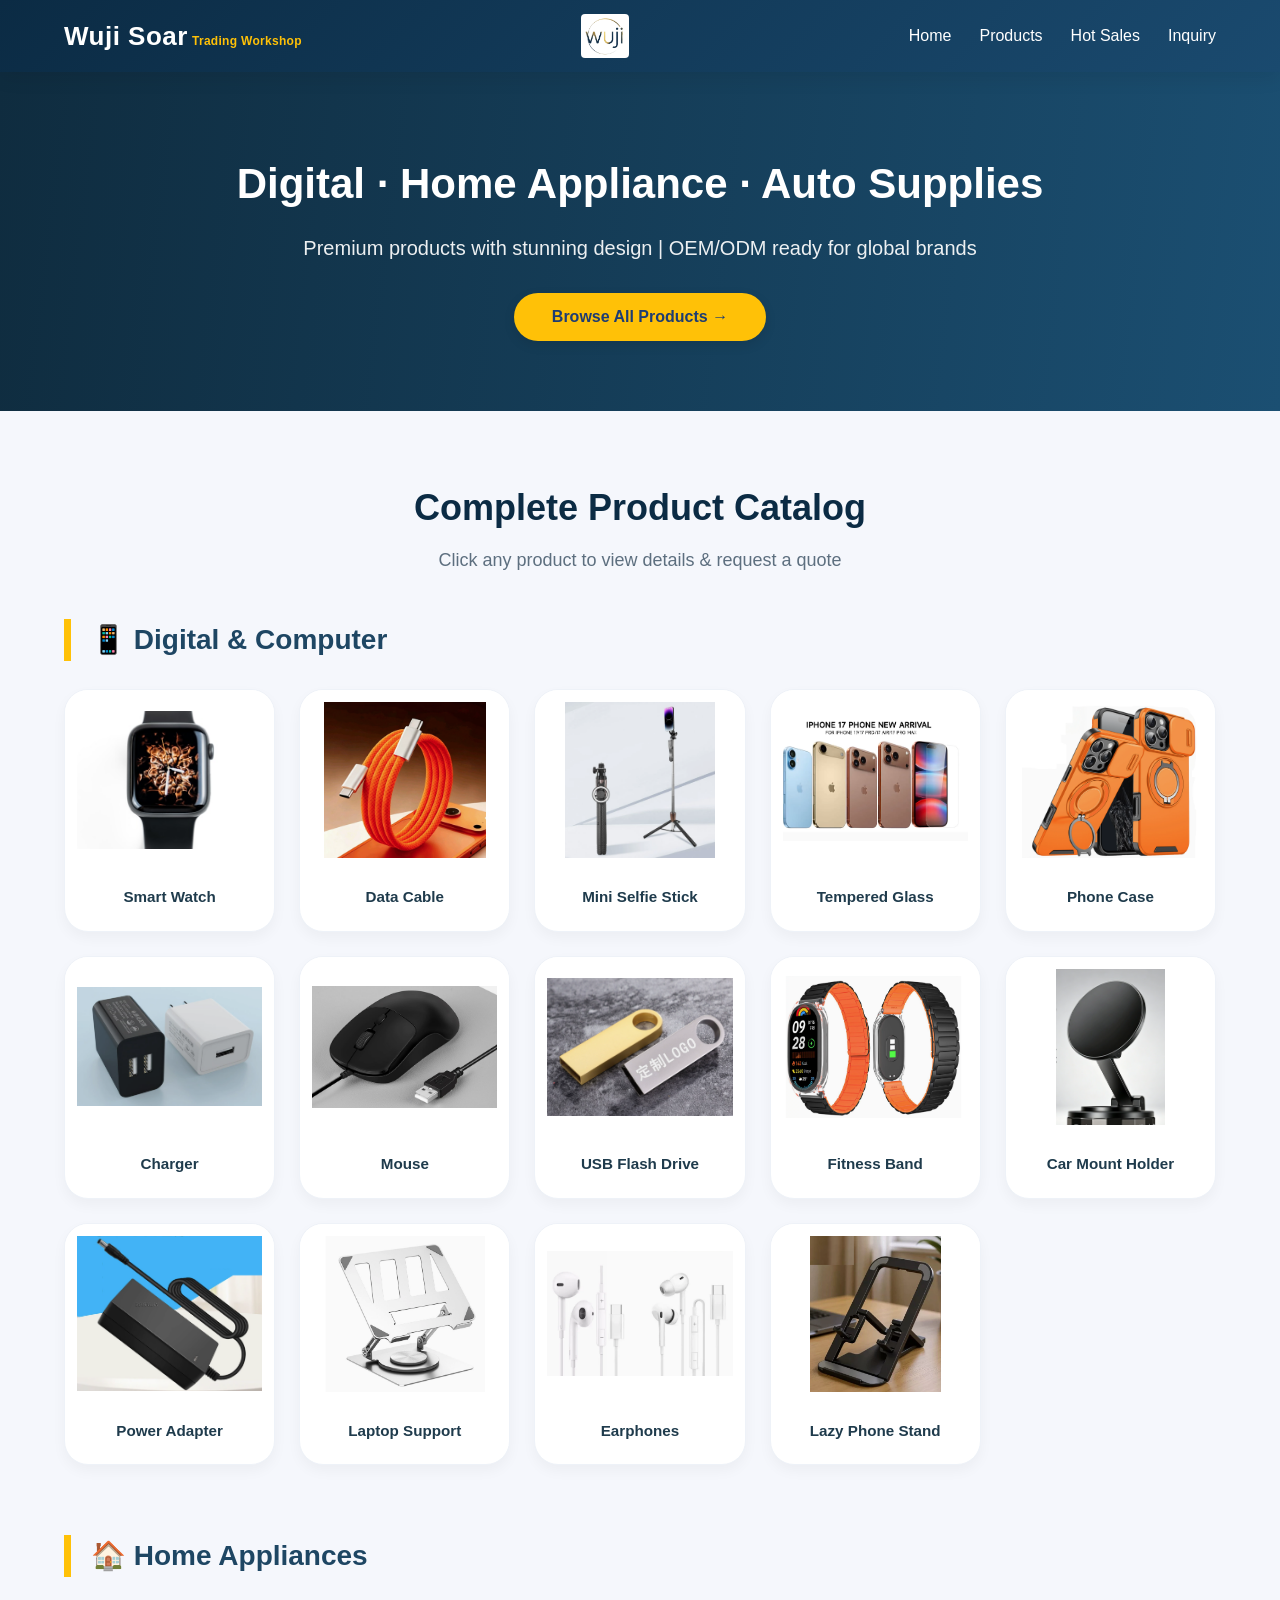
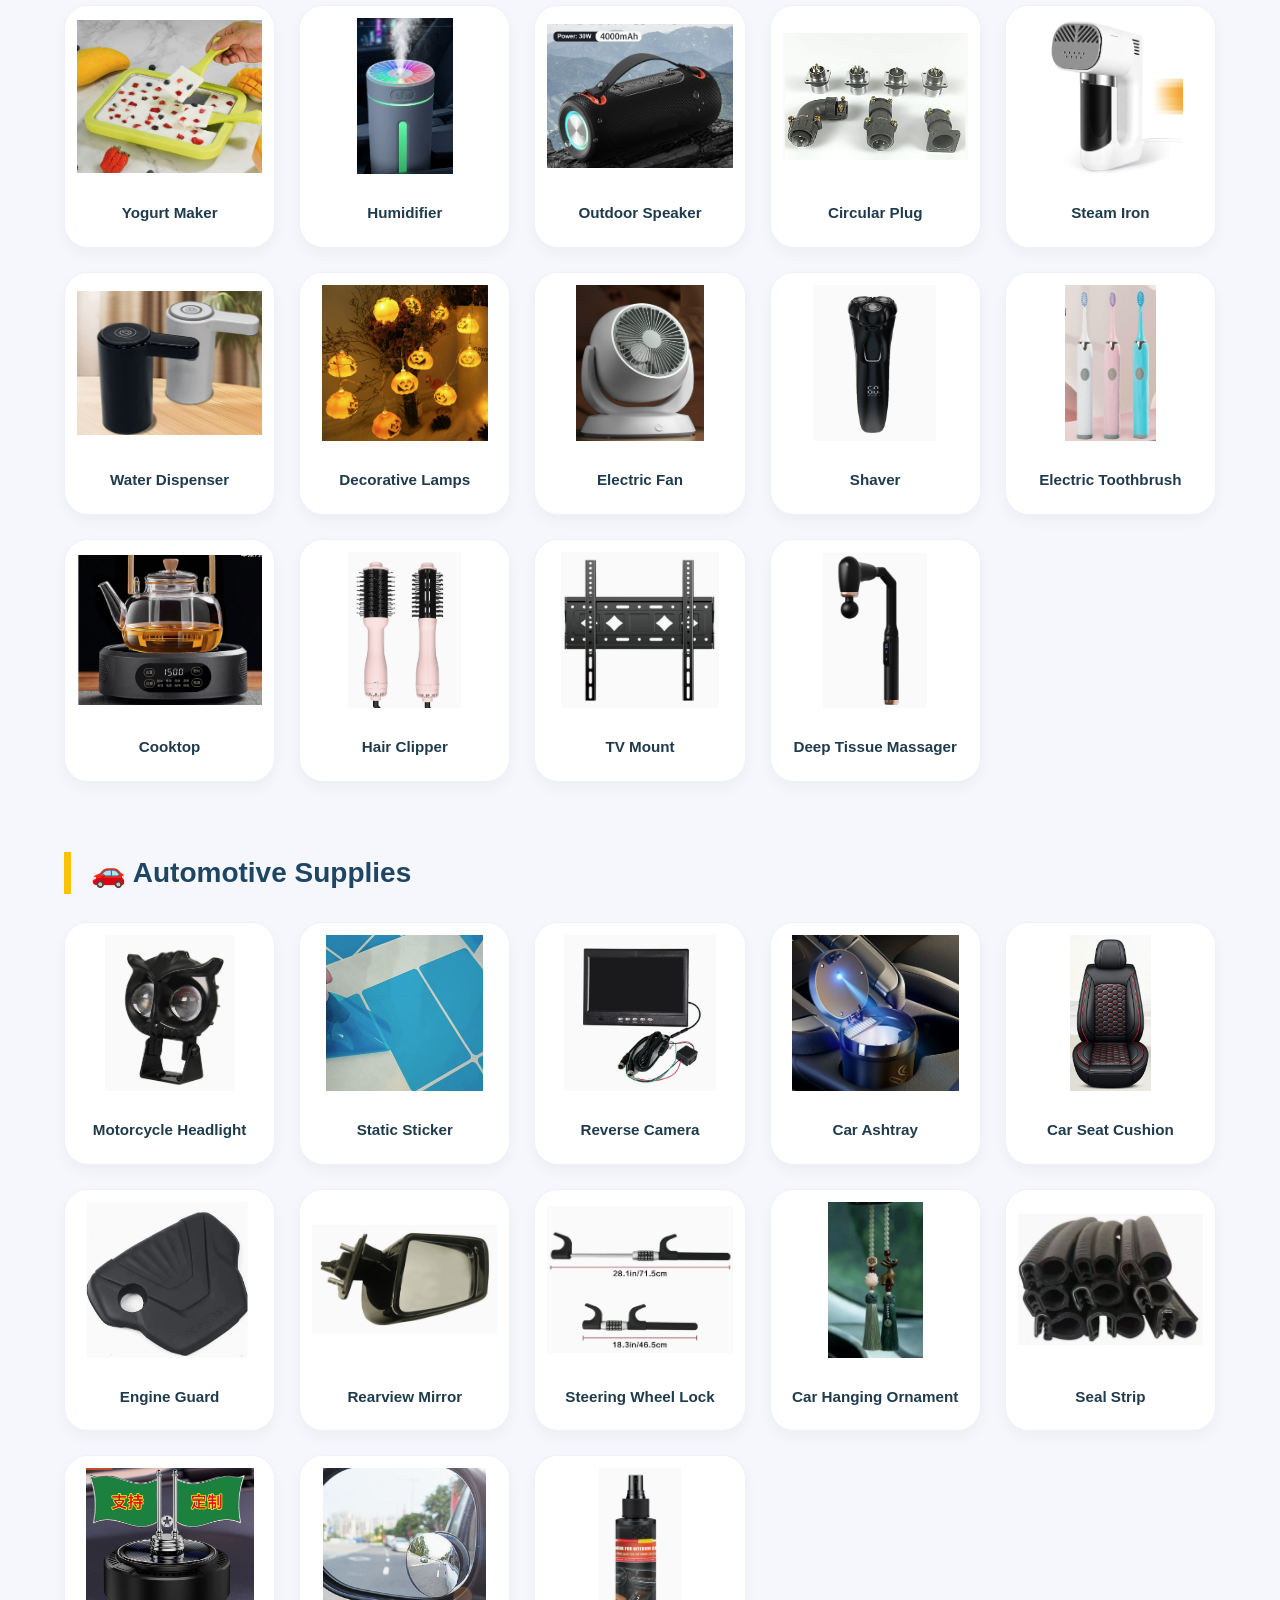
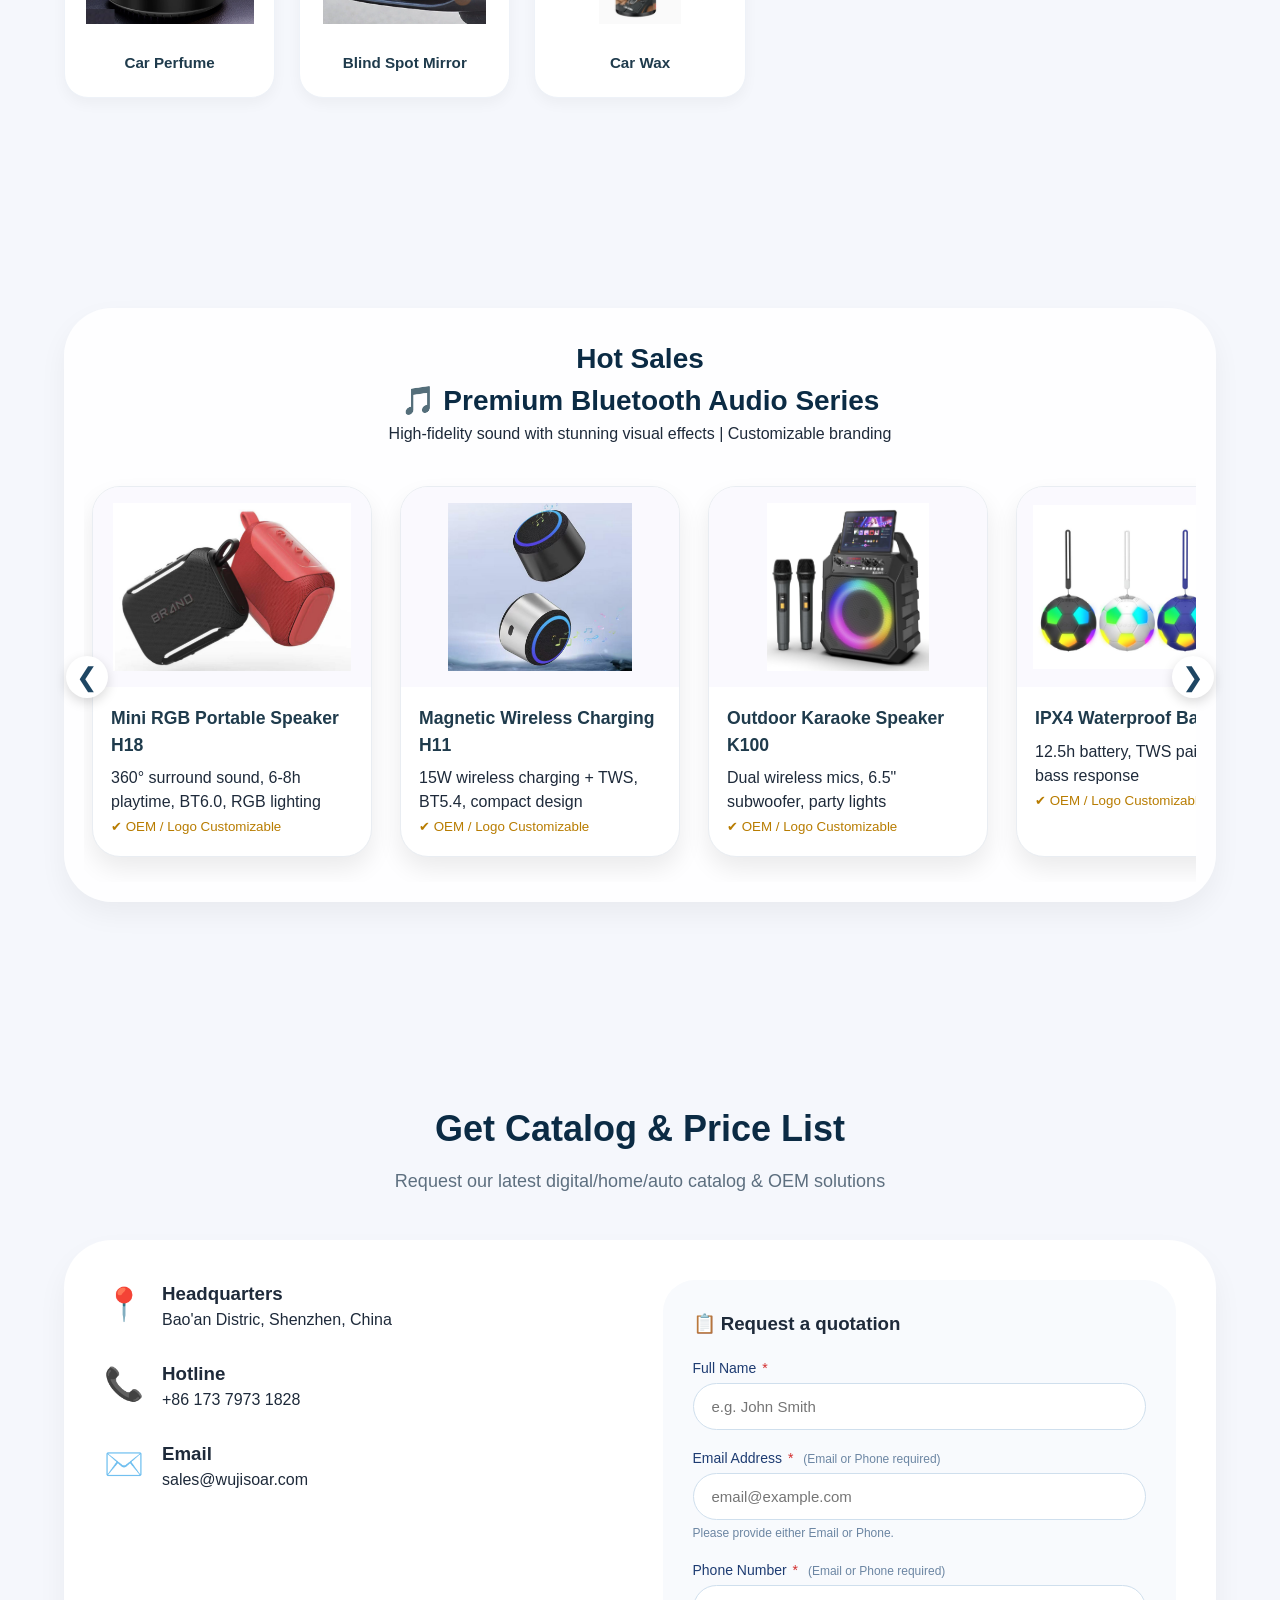
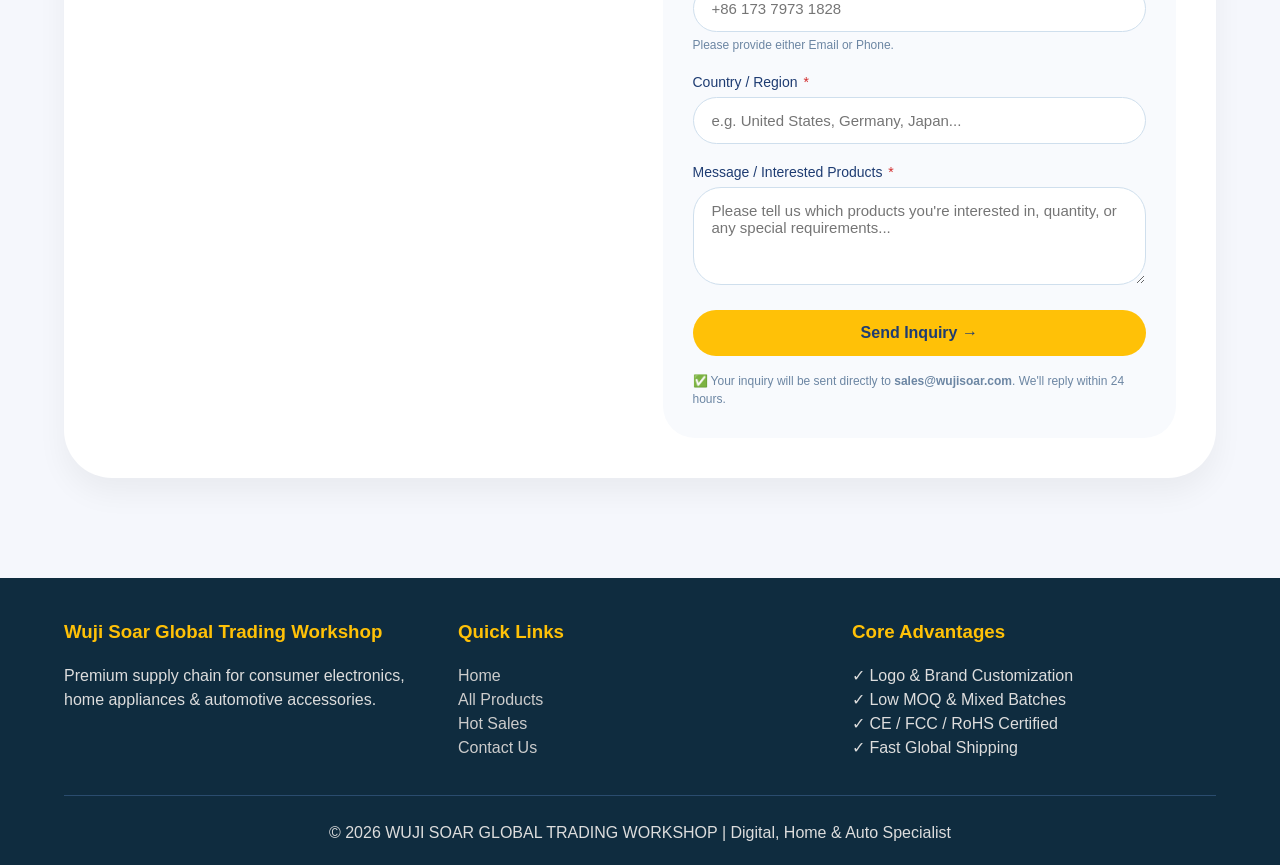
<file: index.html>
<!DOCTYPE html>
<html lang="en">
<head>
    <meta charset="UTF-8" />
    <meta name="viewport" content="width=device-width, initial-scale=1.0, user-scalable=yes" />
    <link rel="icon" type="image/png" href="images/Tab-logo.png">
    <title>Wuji Soar - Digital, Home Appliance & Auto Supplies</title>

    <style>
        /* ===== 全局重置 ===== */
        * {
            margin: 0;
            padding: 0;
            box-sizing: border-box;
        }

        body {
            font-family: 'Segoe UI', Roboto, 'Helvetica Neue', sans-serif;
            background: #f5f7fc;
            color: #1e2a3a;
            line-height: 1.5;
        }

        /* ===== 头部 ===== */
        header {
            position: sticky;
            top: 0;
            width: 100%;
            z-index: 1000;
            background: linear-gradient(135deg, #0b2b44 0%, #1a4a6f 100%);
            box-shadow: 0 6px 18px rgba(0, 0, 0, 0.08);
        }

        .header-top {
            max-width: 1400px;
            margin: auto;
            padding: 14px 5%;
            display: flex;
            align-items: center;
            justify-content: space-between;
            flex-wrap: wrap;
            gap: 10px 20px;
        }

        /* ---- 左侧品牌文字 ---- */
        .header-left {
            display: flex;
            align-items: baseline;
            gap: 4px;
            flex-wrap: wrap;
            flex: 0 0 auto;
        }
        .header-left .brand {
            font-size: 26px;
            font-weight: 800;
            color: #fff;
            letter-spacing: 0.5px;
        }
        .header-left .sub {
            font-size: 0.75em;
            font-weight: 600;
            color: #ffc107;
            letter-spacing: 0.3px;
        }

        /* ---- 中间 Logo（居中） ---- */
        .header-center {
            flex: 1 1 auto;
            text-align: center;
            display: flex;
            justify-content: center;
            align-items: center;
        }
        .header-center a {
            display: inline-block;
            line-height: 0;
        }
        .logo-img {
            height: 44px;
            width: auto;
            max-width: 160px;
            object-fit: contain;
            transition: transform 0.25s ease;
            border-radius: 4px;
        }
        .logo-img:hover {
            transform: scale(1.04);
        }

        /* ---- 右侧导航 ---- */
        .header-right {
            flex: 0 0 auto;
        }
        .header-right ul {
            display: flex;
            list-style: none;
            gap: 28px;
            flex-wrap: wrap;
            justify-content: flex-end;
        }
        .header-right a {
            color: white;
            text-decoration: none;
            font-weight: 500;
            transition: 0.2s;
            font-size: 1rem;
            padding: 4px 0;
            border-bottom: 2px solid transparent;
        }
        .header-right a:hover {
            color: #ffc107;
            border-bottom-color: #ffc107;
            transform: translateY(-1px);
        }

        /* ===== Hero ===== */
        .hero {
            background: linear-gradient(97deg, #0f2c3f 0%, #1b4f72 100%);
            color: white;
            text-align: center;
            padding: 80px 20px 70px;
        }
        .hero h1 {
            font-size: 42px;
            margin-bottom: 18px;
            font-weight: 700;
        }
        .hero p {
            font-size: 20px;
            opacity: 0.92;
            max-width: 700px;
            margin: 0 auto 30px;
        }
        .btn-explore {
            display: inline-block;
            background: #ffc107;
            color: #1e3c72;
            padding: 12px 38px;
            border-radius: 40px;
            font-weight: bold;
            text-decoration: none;
            transition: 0.2s;
            font-size: 1rem;
            box-shadow: 0 4px 12px rgba(0, 0, 0, 0.1);
        }
        .btn-explore:hover {
            background: #ffda44;
            transform: translateY(-3px);
        }

        /* ===== 通用 Section ===== */
        section {
            max-width: 1400px;
            margin: 0 auto;
            padding: 70px 5%;
        }
        .section-title {
            text-align: center;
            font-size: 36px;
            font-weight: 700;
            color: #0b2b44;
            margin-bottom: 12px;
        }
        .section-subtitle {
            text-align: center;
            color: #5d6f7f;
            margin-bottom: 45px;
            font-size: 18px;
        }

        /* ===== 分类区块 ===== */
        .category-block {
            margin-bottom: 70px;
        }
        .category-title {
            font-size: 28px;
            font-weight: 700;
            border-left: 7px solid #ffc107;
            padding-left: 20px;
            margin-bottom: 28px;
            color: #1e4663;
        }

        /* ===== 商品网格 ===== */
        .goods-grid {
            display: grid;
            grid-template-columns: repeat(auto-fill, minmax(210px, 1fr));
            gap: 24px;
        }
        .goods-card {
            background: white;
            border-radius: 24px;
            overflow: hidden;
            box-shadow: 0 6px 14px rgba(0, 0, 0, 0.04);
            transition: all 0.3s ease;
            border: 1px solid #eef2f8;
            cursor: pointer;
        }
        .goods-card:hover {
            transform: translateY(-8px);
            box-shadow: 0 20px 30px rgba(0, 0, 0, 0.12);
            border-color: #ffc107;
        }

        .product-img-container {
            width: 100%;
            height: 180px;
            display: flex;
            align-items: center;
            justify-content: center;
            overflow: hidden;
            background: #f8fafc;
        }
        .product-img-container img {
            width: 100%;
            height: 100%;
            object-fit: contain;
            padding: 12px;
            transition: transform 0.3s ease;
            background: #ffffff;
        }
        .goods-card:hover .product-img-container img {
            transform: scale(1.05);
        }

        .goods-info {
            padding: 16px;
            text-align: center;
        }
        .goods-name {
            font-weight: 700;
            font-size: 0.95rem;
            color: #1f3b4c;
            margin-bottom: 6px;
        }

        /* ===== 音频滚动区 ===== */
        .featured-scroll {
            background: #ffffffea;
            border-radius: 48px;
            box-shadow: 0 12px 28px rgba(0, 0, 0, 0.05);
            padding: 30px 20px 20px;
            margin-bottom: 60px;
        }
        .scroll-header {
            text-align: center;
            margin-bottom: 25px;
        }
        .scroll-header h3 {
            font-size: 28px;
            color: #0b2b44;
        }

        .products-wrapper {
            position: relative;
            display: flex;
            align-items: center;
        }
        .products-grid {
            display: flex;
            gap: 28px;
            overflow-x: auto;
            scroll-behavior: smooth;
            width: 100%;
            padding: 15px 8px 25px;
            scrollbar-width: thin;
        }
        .products-grid::-webkit-scrollbar {
            height: 6px;
        }

        .product-card {
            flex: 0 0 280px;
            background: white;
            border-radius: 28px;
            overflow: hidden;
            box-shadow: 0 12px 24px rgba(0, 0, 0, 0.08);
            transition: 0.3s;
            border: 1px solid #e9edf2;
            cursor: pointer;
        }
        .product-card:hover {
            transform: scale(1.03);
            box-shadow: 0 20px 35px rgba(0, 0, 0, 0.15);
        }
        .product-img {
            height: 200px;
            display: flex;
            align-items: center;
            justify-content: center;
            overflow: hidden;
            background: #faf9fe;
        }
        .product-img img {
            width: 100%;
            height: 100%;
            object-fit: contain;
            padding: 16px;
            transition: transform 0.3s ease;
        }
        .product-card:hover .product-img img {
            transform: scale(1.06);
        }
        .product-info {
            padding: 18px;
        }
        .product-info h4 {
            font-size: 1.1rem;
            margin-bottom: 8px;
            color: #1f3b4c;
        }

        .scroll-btn {
            position: absolute;
            top: 45%;
            background: white;
            border: none;
            width: 42px;
            height: 42px;
            border-radius: 60px;
            box-shadow: 0 4px 12px rgba(0, 0, 0, 0.15);
            font-size: 26px;
            cursor: pointer;
            z-index: 10;
            transition: 0.2s;
            color: #1e4663;
        }
        .left-btn {
            left: -18px;
        }
        .right-btn {
            right: -18px;
        }
        .scroll-btn:hover {
            background: #ffc107;
            color: #0b2b44;
        }

        /* ===== 弹窗 ===== */
        .modal {
            display: none;
            position: fixed;
            top: 0;
            left: 0;
            width: 100%;
            height: 100%;
            background-color: rgba(0, 0, 0, 0.75);
            z-index: 2000;
            justify-content: center;
            align-items: center;
            backdrop-filter: blur(3px);
        }
        .modal-content {
            background: white;
            max-width: 600px;
            width: 90%;
            border-radius: 48px;
            box-shadow: 0 25px 50px rgba(0, 0, 0, 0.3);
            animation: fadeInUp 0.3s ease;
            overflow: hidden;
        }
        @keyframes fadeInUp {
            from {
                opacity: 0;
                transform: translateY(30px);
            }
            to {
                opacity: 1;
                transform: translateY(0);
            }
        }
        .modal-header {
            background: linear-gradient(135deg, #0b2b44, #1a4a6f);
            color: white;
            padding: 20px 28px;
            display: flex;
            justify-content: space-between;
            align-items: center;
        }
        .modal-header h3 {
            font-size: 24px;
            font-weight: 700;
        }
        .close-modal {
            font-size: 32px;
            cursor: pointer;
            transition: 0.2s;
        }
        .close-modal:hover {
            color: #ffc107;
        }
        .modal-body {
            padding: 30px 28px;
        }
        .detail-img {
            text-align: center;
            margin-bottom: 20px;
        }
        .detail-img img {
            max-width: 180px;
            max-height: 180px;
            object-fit: contain;
            border-radius: 20px;
            background: #f3f4f6;
            padding: 8px;
        }
        .spec-list {
            list-style: none;
            margin: 20px 0;
        }
        .spec-list li {
            padding: 8px 0;
            border-bottom: 1px solid #eef2f8;
        }
        .inquiry-link {
            background: #ffc107;
            text-align: center;
            padding: 14px;
            border-radius: 40px;
            font-weight: bold;
            color: #1e3c72;
            margin-top: 24px;
            cursor: pointer;
            transition: 0.2s;
            border: none;
            width: 100%;
            font-size: 16px;
        }
        .inquiry-link:hover {
            background: #ffda44;
        }

        /* ===== 联系表单 ===== */
        .contact-container {
            display: grid;
            grid-template-columns: 1fr 1fr;
            gap: 45px;
            background: white;
            border-radius: 48px;
            padding: 40px;
            box-shadow: 0 15px 30px rgba(0, 0, 0, 0.05);
        }
        .contact-item {
            display: flex;
            align-items: flex-start;
            gap: 18px;
            margin-bottom: 28px;
        }
        .contact-icon {
            font-size: 32px;
        }
        .message-board {
            background: #f8fafd;
            padding: 30px;
            border-radius: 32px;
        }
        .form-group {
            margin-bottom: 18px;
        }
        .form-group label {
            display: block;
            margin-bottom: 4px;
            font-weight: 500;
            font-size: 14px;
            color: #1e3c72;
        }
        .form-group label .required-star {
            color: #d32f2f;
            margin-left: 2px;
        }
        .form-group label .hint {
            font-weight: 400;
            font-size: 12px;
            color: #6c86a3;
            margin-left: 6px;
        }
        .form-group input,
        .form-group textarea,
        .form-group select {
            width: 100%;
            padding: 14px 18px;
            border-radius: 28px;
            border: 1px solid #cfdfed;
            font-size: 15px;
            transition: 0.2s;
            background: white;
            font-family: inherit;
        }
        .form-group input:focus,
        .form-group textarea:focus,
        .form-group select:focus {
            outline: none;
            border-color: #ffc107;
            box-shadow: 0 0 0 3px rgba(255, 193, 7, 0.15);
        }
        .form-group select {
            appearance: auto;
            cursor: pointer;
        }
        .field-hint {
            font-size: 12px;
            color: #6c86a3;
            margin-top: 4px;
            display: block;
        }
        .field-hint.required-hint {
            color: #d32f2f;
        }
        .submit-btn {
            width: 100%;
            background: #ffc107;
            border: none;
            padding: 14px;
            border-radius: 40px;
            font-weight: bold;
            font-size: 16px;
            color: #1e3c72;
            cursor: pointer;
            transition: 0.2s;
        }
        .submit-btn:hover {
            background: #ffda44;
        }
        .submit-btn:disabled {
            opacity: 0.6;
            cursor: not-allowed;
        }

        /* ===== Toast ===== */
        .toast {
            position: fixed;
            bottom: 30px;
            right: 30px;
            background: #10b981;
            color: white;
            padding: 16px 24px;
            border-radius: 12px;
            z-index: 2100;
            animation: slideIn 0.3s ease;
            box-shadow: 0 4px 12px rgba(0, 0, 0, 0.15);
            max-width: 350px;
        }
        .toast.error {
            background: #ef4444;
        }
        @keyframes slideIn {
            from {
                transform: translateX(100%);
                opacity: 0;
            }
            to {
                transform: translateX(0);
                opacity: 1;
            }
        }

        /* ===== Footer ===== */
        footer {
            background: #0f2c3f;
            color: #ddd;
            padding: 40px 5% 20px;
            margin-top: 30px;
        }
        .footer-content {
            max-width: 1400px;
            margin: auto;
            display: grid;
            grid-template-columns: repeat(auto-fit, minmax(220px, 1fr));
            gap: 30px;
        }
        .footer-section h3 {
            color: #ffc107;
            margin-bottom: 18px;
        }
        .footer-section a {
            color: #ccc;
            text-decoration: none;
        }
        .footer-section a:hover {
            color: #ffc107;
        }
        .footer-bottom {
            text-align: center;
            border-top: 1px solid #2a4c6e;
            padding-top: 25px;
            margin-top: 35px;
        }

        /* ===== 响应式 ===== */
        @media (max-width: 780px) {
            .hero h1 {
                font-size: 32px;
            }
            .contact-container {
                grid-template-columns: 1fr;
                padding: 20px;
            }
            .goods-grid {
                grid-template-columns: repeat(auto-fill, minmax(160px, 1fr));
            }
            .scroll-btn {
                display: none;
            }
            .toast {
                left: 20px;
                right: 20px;
                bottom: 20px;
                text-align: center;
            }

            /* 移动端头部调整 */
            .header-top {
                flex-direction: row;
                flex-wrap: wrap;
                justify-content: center;
                gap: 8px 15px;
            }
            .header-left {
                flex: 0 0 auto;
            }
            .header-center {
                flex: 0 0 auto;
                order: 0;
            }
            .header-right {
                flex: 1 1 100%;
                order: 1;
                text-align: center;
            }
            .header-right ul {
                justify-content: center;
            }
            .header-left .brand {
                font-size: 20px;
            }
            .header-left .sub {
                font-size: 0.7em;
            }
            .logo-img {
                height: 34px;
                max-width: 120px;
            }
            .header-right ul {
                gap: 16px;
            }
            .header-right a {
                font-size: 0.9rem;
            }
        }

        @media (max-width: 480px) {
            .header-left .brand {
                font-size: 17px;
            }
            .header-left .sub {
                font-size: 0.65em;
            }
            .logo-img {
                height: 28px;
                max-width: 90px;
            }
            .header-right ul {
                gap: 12px;
            }
            .header-right a {
                font-size: 0.8rem;
            }
        }
    </style>
</head>

<body>

    <!-- ===== HEADER ===== -->
    <header>
        <div class="header-top">
            <!-- 左侧品牌文字（原位置） -->
            <div class="header-left">
                <span class="brand">Wuji Soar</span>
                <span class="sub">Trading Workshop</span>
            </div>

            <!-- 中间 Logo（居中） -->
            <div class="header-center">
                <a href="#home" aria-label="Wuji Soar Home">
                    <img
                    src="images/logo.png"
                    alt="Wuji Soar Logo"
                    class="logo-img"
                    onerror="this.style.display='none'"
                    />
                </a>
            </div>

            <!-- 右侧导航（原位置） -->
            <nav class="header-right">
                <ul>
                    <li><a href="#home">Home</a></li>
                    <li><a href="#all-categories">Products</a></li>
                    <li><a href="#featured">Hot Sales</a></li>
                    <li><a href="#contact">Inquiry</a></li>
                </ul>
            </nav>
        </div>
    </header>

    <!-- ===== HERO ===== -->
    <section class="hero" id="home">
        <h1>Digital · Home Appliance · Auto Supplies</h1>
        <p>Premium products with stunning design | OEM/ODM ready for global brands</p>
        <a href="#all-categories" class="btn-explore">Browse All Products →</a>
    </section>

    <!-- ===== 全部产品分类 ===== -->
    <section id="all-categories">
        <h2 class="section-title">Complete Product Catalog</h2>
        <p class="section-subtitle">Click any product to view details &amp; request a quote</p>

        <!-- Digital & Computer -->
        <div class="category-block">
            <div class="category-title">📱 Digital &amp; Computer</div>
            <div class="goods-grid" id="digital-goods"></div>
        </div>

        <!-- Home Appliances -->
        <div class="category-block">
            <div class="category-title">🏠 Home Appliances</div>
            <div class="goods-grid" id="appliance-goods"></div>
        </div>

        <!-- Automotive Supplies -->
        <div class="category-block">
            <div class="category-title">🚗 Automotive Supplies</div>
            <div class="goods-grid" id="auto-goods"></div>
        </div>
    </section>

    <!-- ===== 音频精选 ===== -->
    <section id="featured">
        <div class="featured-scroll">
            <div class="scroll-header">
                <h3>Hot Sales</h3>
                <h3>🎵 Premium Bluetooth Audio Series</h3>
                <p>High-fidelity sound with stunning visual effects | Customizable branding</p>
            </div>
            <div class="products-wrapper">
                <button class="scroll-btn left-btn" id="leftScrollBtn">❮</button>
                <div class="products-grid" id="dynamicProductGrid"></div>
                <button class="scroll-btn right-btn" id="rightScrollBtn">❯</button>
            </div>
        </div>
    </section>

    <!-- ===== 联系 / 询盘 ===== -->
    <section id="contact">
        <h2 class="section-title">Get Catalog &amp; Price List</h2>
        <p class="section-subtitle">Request our latest digital/home/auto catalog &amp; OEM solutions</p>
        <div class="contact-container">
            <div>
                <div class="contact-item">
                    <div class="contact-icon">📍</div>
                    <div><h3>Headquarters</h3><p>Bao'an Distric, Shenzhen, China</p></div>
                </div>
                <div class="contact-item">
                    <div class="contact-icon">📞</div>
                    <div><h3>Hotline</h3><p>+86 173 7973 1828</p></div>
                </div>
                <div class="contact-item">
                    <div class="contact-icon">✉️</div>
                    <div><h3>Email</h3><p>sales@wujisoar.com</p></div>
                </div>
            </div>
            <div class="message-board">
                <h3 style="margin-bottom: 20px;">📋 Request a quotation</h3>
                <form id="inquiryForm" novalidate>
                    <!-- Full Name (必填) -->
                    <div class="form-group">
                        <label>Full Name <span class="required-star">*</span></label>
                        <input type="text" name="name" id="userName" placeholder="e.g. John Smith" required />
                    </div>

                    <!-- Email (二选一必填) -->
                    <div class="form-group">
                        <label>Email Address <span class="required-star">*</span> <span class="hint">(Email or Phone required)</span></label>
                        <input type="email" name="email" id="userEmail" placeholder="email@example.com" />
                        <span class="field-hint">Please provide either Email or Phone.</span>
                    </div>

                    <!-- Phone (二选一必填) -->
                    <div class="form-group">
                        <label>Phone Number <span class="required-star">*</span> <span class="hint">(Email or Phone required)</span></label>
                        <input type="tel" name="phone" id="userPhone" placeholder="+86 173 7973 1828" />
                        <span class="field-hint">Please provide either Email or Phone.</span>
                    </div>

                    <!-- Country / Region (必填) -->
                    <div class="form-group">
                        <label>Country / Region <span class="required-star">*</span></label>
                        <input type="text" name="country" id="userCountry" placeholder="e.g. United States, Germany, Japan..." required />
                    </div>

                    <!-- Message / Interested Products (必填) -->
                    <div class="form-group">
                        <label>Message / Interested Products <span class="required-star">*</span></label>
                        <textarea name="message" id="userMsg" rows="4" placeholder="Please tell us which products you're interested in, quantity, or any special requirements..." required></textarea>
                    </div>

                    <button type="submit" class="submit-btn" id="submitBtn">Send Inquiry →</button>
                </form>
                <p style="font-size: 12px; margin-top: 16px; color: #6c86a3;">
                    ✅ Your inquiry will be sent directly to <strong>sales@wujisoar.com</strong>. We'll reply within 24 hours.
                </p>
            </div>
        </div>
    </section>

    <!-- ===== FOOTER ===== -->
    <footer>
        <div class="footer-content">
            <div class="footer-section">
                <h3>Wuji Soar Global Trading Workshop</h3>
                <p>Premium supply chain for consumer electronics, home appliances &amp; automotive accessories.</p>
            </div>
            <div class="footer-section">
                <h3>Quick Links</h3>
                <p><a href="#home">Home</a></p>
                <p><a href="#all-categories">All Products</a></p>
                <p><a href="#featured">Hot Sales</a></p>
                <p><a href="#contact">Contact Us</a></p>
            </div>
            <div class="footer-section">
                <h3>Core Advantages</h3>
                <p>✓ Logo &amp; Brand Customization</p>
                <p>✓ Low MOQ &amp; Mixed Batches</p>
                <p>✓ CE / FCC / RoHS Certified</p>
                <p>✓ Fast Global Shipping</p>
            </div>
        </div>
        <div class="footer-bottom">
            © 2026 WUJI SOAR GLOBAL TRADING WORKSHOP | Digital, Home &amp; Auto Specialist
        </div>
    </footer>

    <!-- ===== 产品详情弹窗 ===== -->
    <div id="productModal" class="modal">
        <div class="modal-content">
            <div class="modal-header">
                <h3 id="modalTitle">Product Details</h3>
                <span class="close-modal">&times;</span>
            </div>
            <div class="modal-body" id="modalBody"></div>
        </div>
    </div>

    <!-- ============================================================ -->
    <!-- ===== JAVASCRIPT ===== -->
    <!-- ============================================================ -->
    <script>
        // ================================================================
        //  1. 图片路径配置
        //     Digital & Computer     → images/digital/
        //     Home Appliances        → images/appliance/
        //     Automotive Supplies    → images/auto/
        //     Premium Bluetooth Audio Series   → images/Premium Bluetooth Audio Series/
        // ================================================================

        const DIGITAL_IMAGE_PATH = 'images/digital/';
        const APPLIANCE_IMAGE_PATH = 'images/appliance/';
        const AUTO_IMAGE_PATH = 'images/auto/';
        const AUDIO_IMAGE_PATH = 'images/Premium Bluetooth Audio Series/';
        const IMAGE_EXTENSION = '.png';

        /**
         * 将产品名称转换为图片文件名
         * 规则: 全小写、& → and、空格 → _、移除特殊字符
         */
        function productNameToFileName(name) {
            return name
                .toLowerCase()
                .replace(/&/g, 'and')
                .replace(/[\/\\#,+()$~%.'":*?<>{}]/g, '')
                .replace(/\s+/g, '_')
                .replace(/_+/g, '_')
                .replace(/^_|_$/g, '');
        }

        /**
         * 生成完整图片路径
         */
        function getProductImage(folder, name) {
            return `${folder}${productNameToFileName(name)}${IMAGE_EXTENSION}`;
        }

        // ================================================================
        //  2. 产品数据
        // ================================================================

        const digitalItems = [
            'Smart Watch', 'Data Cable', 'Mini Selfie Stick', 'Tempered Glass', 'Phone Case',
            'Charger', 'Mouse', 'USB Flash Drive', 'Fitness Band', 'Car Mount Holder', 'Power Adapter', 'Laptop Support',
            'Earphones', 'Lazy Phone Stand',
        ];

        const applianceItems = [
            'Yogurt Maker', 'Humidifier', 'Outdoor Speaker', 'Circular Plug', 'Steam Iron', 'Water Dispenser',
            'Decorative Lamps', 'Electric Fan', 'Shaver', 'Electric Toothbrush',
            'Cooktop', 'Hair Clipper',
            'TV Mount', 'Deep Tissue Massager'
        ];

        const autoItems = [
            'Motorcycle Headlight', 'Static Sticker', 'Reverse Camera', 'Car Ashtray', 'Car Seat Cushion',
            'Engine Guard', 'Rearview Mirror', 'Steering Wheel Lock',
            'Car Hanging Ornament',
            'Seal Strip', 'Car Perfume', 'Blind Spot Mirror', 'Car Wax',
        ];

        // 音频产品 (Premium Bluetooth Audio Series) —— 图片已单独指定
        const speakerProducts = [{
            name: 'Mini RGB Portable Speaker H18',
            desc: '360° surround sound, 6-8h playtime, BT6.0, RGB lighting',
            specs: ['5W Output Power', '1200mAh Battery', '6-8 Hours Playtime', 'Bluetooth V6.0', 'Range ≥10m',
                'RGB Light Show'
            ],
            img: AUDIO_IMAGE_PATH + '1_H18.png'
        }, {
            name: 'Magnetic Wireless Charging H11',
            desc: '15W wireless charging + TWS, BT5.4, compact design',
            specs: ['15W Wireless Charger', 'TWS Stereo Pairing', '800mAh Battery', 'Bluetooth V5.4', '180g Lightweight',
                'Magnetic Design'
            ],
            img: AUDIO_IMAGE_PATH + '2_H11.png'
        }, {
            name: 'Outdoor Karaoke Speaker K100',
            desc: 'Dual wireless mics, 6.5" subwoofer, party lights',
            specs: ['2x UHF Wireless Mics', '6.5" Subwoofer', 'RGB Party Lights', 'BT / AUX / USB / TF',
                'Portable Handle', '1890g'
            ],
            img: AUDIO_IMAGE_PATH + '5_K100.png'
        }, {
            name: 'IPX4 Waterproof Bass H16',
            desc: '12.5h battery, TWS pairing, deep bass response',
            specs: ['IPX4 Waterproof Rating', '12.5 Hours Playtime', 'TWS Function', 'Deep Bass Response', '225g Compact',
                'Bluetooth V6.0'
            ],
            img: AUDIO_IMAGE_PATH + '6_H16.png'
        }, {
            name: 'Alarm Clock Wireless H39',
            desc: 'BT5.4 + alarm + 15W wireless charging, RGB lights',
            specs: ['Alarm Clock Display', '15W Wireless Charging', 'Bluetooth V5.4', 'TF Card Support', 'RGB Lighting',
                '385g'
            ],
            img: AUDIO_IMAGE_PATH + '4_H39.png'
        }, {
            name: 'RGB Light Mic Speaker H14',
            desc: 'Includes wireless microphone, BT5.4, karaoke ready',
            specs: ['Wireless Mic Included', 'RGB Colorful Lights', 'Bluetooth V5.4', 'AUX / TF Card', '332g + 68g Mic',
                'Karaoke Function'
            ],
            img: AUDIO_IMAGE_PATH + '7_H14.png'
        }];

        // ================================================================
        //  3. 渲染函数
        // ================================================================

        /** 渲染普通商品网格 (Digital / Appliance / Auto) */
        function renderGoodsGrid(containerId, items, folder) {
            const container = document.getElementById(containerId);
            if (!container) return;

            container.innerHTML = items.map(item => {
                const imgSrc = getProductImage(folder, item);
                const escaped = item.replace(/'/g, "\\'");
                return `
                        <div class="goods-card" onclick="showProductDetail('${escaped}', '${imgSrc}')">
                            <div class="product-img-container">
                                <img src="${imgSrc}" alt="${item}" loading="lazy" onerror="this.onerror=null; this.src='images/placeholder.png';" />
                            </div>
                            <div class="goods-info">
                                <div class="goods-name">${item}</div>
                            </div>
                        </div>
                    `;
            }).join('');
        }

        /** 渲染音频滚动区 */
        function renderScrollProducts() {
            const grid = document.getElementById('dynamicProductGrid');
            if (!grid) return;

            grid.innerHTML = speakerProducts.map(p => {
                const escapedName = p.name.replace(/'/g, "\\'");
                const escapedDesc = p.desc.replace(/'/g, "\\'");
                const specsJson = JSON.stringify(p.specs);
                return `
                        <div class="product-card" onclick="showSpeakerDetail('${escapedName}', '${escapedDesc}', ${specsJson}, '${p.img}')">
                            <div class="product-img">
                                <img src="${p.img}" alt="${p.name}" loading="lazy" onerror="this.src='images/placeholder.png'" />
                            </div>
                            <div class="product-info">
                                <h4>${p.name}</h4>
                                <p>${p.desc}</p>
                                <small style="color:#b87c00;">✔ OEM / Logo Customizable</small>
                            </div>
                        </div>
                    `;
            }).join('');
        }

        // ================================================================
        //  4. 弹窗逻辑
        // ================================================================

        /** 普通产品详情 */
        window.showProductDetail = function(name, imgSrc) {
            document.getElementById('modalTitle').innerText = name;
            document.getElementById('modalBody').innerHTML = `
                    <div class="detail-img">
                        <img src="${imgSrc}" alt="${name}" onerror="this.src='images/placeholder.png'" />
                    </div>
                    <p style="margin-bottom:16px;">High-quality <strong>${name}</strong> designed for modern lifestyle. Perfect for wholesale, retail, and distribution.</p>
                    <ul class="spec-list">
                        <li>✓ Premium Quality Materials</li>
                        <li>✓ OEM / ODM Customization Available</li>
                        <li>✓ CE, FCC, RoHS Certified</li>
                        <li>✓ Global Fast Shipping</li>
                        <li>✓ 1 Year Warranty</li>
                    </ul>
                    <button class="inquiry-link" onclick="closeModalAndInquiry('${name.replace(/'/g, "\\'")}')">📧 Request Quote for ${name}</button>
                `;
            document.getElementById('productModal').style.display = 'flex';
        };

        /** 音频产品详情 */
        window.showSpeakerDetail = function(name, desc, specs, imgPath) {
            document.getElementById('modalTitle').innerText = name;
            document.getElementById('modalBody').innerHTML = `
                    <div class="detail-img">
                        <img src="${imgPath}" alt="${name}" onerror="this.src='images/placeholder.png'" />
                    </div>
                    <p style="margin-bottom:16px;">${desc}</p>
                    <ul class="spec-list">
                        ${specs.map(s => `<li>✓ ${s}</li>`).join('')}
                    </ul>
                    <button class="inquiry-link" onclick="closeModalAndInquiry('${name.replace(/'/g, "\\'")}')">🎤 Request Quote for ${name}</button>
                `;
            document.getElementById('productModal').style.display = 'flex';
        };

        /** 关闭弹窗并跳转到询盘表单 */
        window.closeModalAndInquiry = function(productName) {
            document.getElementById('productModal').style.display = 'none';
            document.getElementById('contact').scrollIntoView({ behavior: 'smooth' });
            const msgBox = document.getElementById('userMsg');
            if (msgBox) {
                msgBox.value =
                    `I am interested in ${productName}. Please send me pricing, MOQ, and customization details.`;
            }
        };

        // ================================================================
        //  5. Toast 通知
        // ================================================================

        function showToast(message, isError = false) {
            const old = document.querySelector('.toast');
            if (old) old.remove();

            const toast = document.createElement('div');
            toast.className = `toast ${isError ? 'error' : ''}`;
            toast.innerHTML = isError ? `❌ ${message}` : `✅ ${message}`;
            document.body.appendChild(toast);
            setTimeout(() => toast.remove(), 5000);
        }

        // ================================================================
        //  6. 表单提交 (FormSubmit.co) + 增强验证
        // ================================================================

        const form = document.getElementById('inquiryForm');
        if (form) {
            form.addEventListener('submit', async function(e) {
                e.preventDefault();

                // --- 获取字段值 ---
                const name = document.getElementById('userName')?.value.trim();
                const email = document.getElementById('userEmail')?.value.trim();
                const phone = document.getElementById('userPhone')?.value.trim();
                const country = document.getElementById('userCountry')?.value.trim();
                const message = document.getElementById('userMsg')?.value.trim();

                // --- 1. 验证 Full Name (必填) ---
                if (!name) {
                    showToast('Please enter your full name.', true);
                    document.getElementById('userName')?.focus();
                    return;
                }

                // --- 2. 验证 Email 和 Phone (二选一必填) ---
                if (!email && !phone) {
                    showToast('Please provide either Email Address or Phone Number.', true);
                    document.getElementById('userEmail')?.focus();
                    return;
                }
                // 如果填了Email，做简单格式校验
                if (email && !/^[^\s@]+@[^\s@]+\.[^\s@]+$/.test(email)) {
                    showToast('Please enter a valid email address.', true);
                    document.getElementById('userEmail')?.focus();
                    return;
                }

                // --- 3. 验证 Country / Region (必填) ---
                if (!country) {
                    showToast('Please enter your country or region.', true);
                    document.getElementById('userCountry')?.focus();
                    return;
                }

                // --- 4. 验证 Message (必填) ---
                if (!message) {
                    showToast('Please tell us about your product interests or requirements.', true);
                    document.getElementById('userMsg')?.focus();
                    return;
                }

                // --- 所有验证通过，准备提交 ---
                const submitBtn = document.getElementById('submitBtn');
                const originalText = submitBtn.textContent;
                submitBtn.disabled = true;
                submitBtn.textContent = 'Sending...';

                const fd = new FormData();
                fd.append('name', name);
                fd.append('email', email || '');
                fd.append('phone', phone || '');
                fd.append('country', country);
                fd.append('message', message);
                fd.append('_subject', `📧 New Inquiry from ${name} (${country}) - Wuji Soar Website`);
                fd.append('_replyto', email || '');
                fd.append('_captcha', 'false');

                // 如果用户只填了Phone没填Email，_replyto使用fallback
                if (!email && phone) {
                    fd.append('_replyto', 'sales@wujisoar.com');
                }

                try {
                    const resp = await fetch('https://formsubmit.co/ajax/sales@wujisoar.com', {
                        method: 'POST',
                        body: fd
                    });
                    if (resp.ok) {
                        showToast(
                            `Thank you ${name}! Your inquiry has been sent to sales@wujisoar.com. We'll reply within 24 hours.`
                        );
                        form.reset();
                    } else {
                        throw new Error('Server error');
                    }
                } catch (_) {
                    showToast('Failed to send. Please email us directly at sales@wujisoar.com', true);
                } finally {
                    submitBtn.disabled = false;
                    submitBtn.textContent = originalText;
                }
            });
        }

        // ================================================================
        //  7. 弹窗关闭
        // ================================================================

        const modal = document.getElementById('productModal');
        document.querySelector('.close-modal').onclick = () => modal.style.display = 'none';
        window.onclick = (e) => { if (e.target === modal) modal.style.display = 'none'; };

        // ================================================================
        //  8. 音频滚动控制 + 自动轮播
        // ================================================================

        const grid = document.querySelector('.products-grid');
        const leftBtn = document.getElementById('leftScrollBtn');
        const rightBtn = document.getElementById('rightScrollBtn');

        if (grid && leftBtn && rightBtn) {
            leftBtn.addEventListener('click', () => grid.scrollBy({ left: -320, behavior: 'smooth' }));
            rightBtn.addEventListener('click', () => grid.scrollBy({ left: 320, behavior: 'smooth' }));

            let autoSlide = setInterval(() => {
                if (grid.scrollLeft + grid.clientWidth >= grid.scrollWidth - 10) {
                    grid.scrollTo({ left: 0, behavior: 'smooth' });
                } else {
                    grid.scrollBy({ left: 320, behavior: 'smooth' });
                }
            }, 5000);

            grid.addEventListener('mouseenter', () => clearInterval(autoSlide));
            grid.addEventListener('mouseleave', () => {
                autoSlide = setInterval(() => {
                    if (grid.scrollLeft + grid.clientWidth >= grid.scrollWidth - 10) {
                        grid.scrollTo({ left: 0, behavior: 'smooth' });
                    } else {
                        grid.scrollBy({ left: 320, behavior: 'smooth' });
                    }
                }, 5000);
            });
        }

        // ================================================================
        //  9. 平滑滚动锚点
        // ================================================================

        document.querySelectorAll('a[href^="#"]').forEach(a => {
            a.addEventListener('click', function(e) {
                const targetId = this.getAttribute('href');
                if (targetId === '#') return;
                const target = document.querySelector(targetId);
                if (target) {
                    e.preventDefault();
                    target.scrollIntoView({ behavior: 'smooth' });
                }
            });
        });

        // ================================================================
        //  10. 启动渲染
        // ================================================================

        renderGoodsGrid('digital-goods', digitalItems, DIGITAL_IMAGE_PATH);
        renderGoodsGrid('appliance-goods', applianceItems, APPLIANCE_IMAGE_PATH);
        renderGoodsGrid('auto-goods', autoItems, AUTO_IMAGE_PATH);
        renderScrollProducts();

        // 控制台输出图片路径对照表（方便检查）
        console.log('📁 图片文件夹结构：');
        console.log('  Digital & Computer  → ' + DIGITAL_IMAGE_PATH);
        console.log('  Home Appliances     → ' + APPLIANCE_IMAGE_PATH);
        console.log('  Automotive Supplies → ' + AUTO_IMAGE_PATH);
        console.log('  Premium Audio       → ' + AUDIO_IMAGE_PATH);
        console.log('\n📄 文件名规则：全小写 + 下划线 + .png');
        console.log('  例: "Smart Watch" → smart_watch.png');
        console.log('\n🖼️ 公司 Logo: images/logo.png (请将您的 PNG Logo 放入 images 文件夹)');
    </script>

</body>
</html>
</file>
